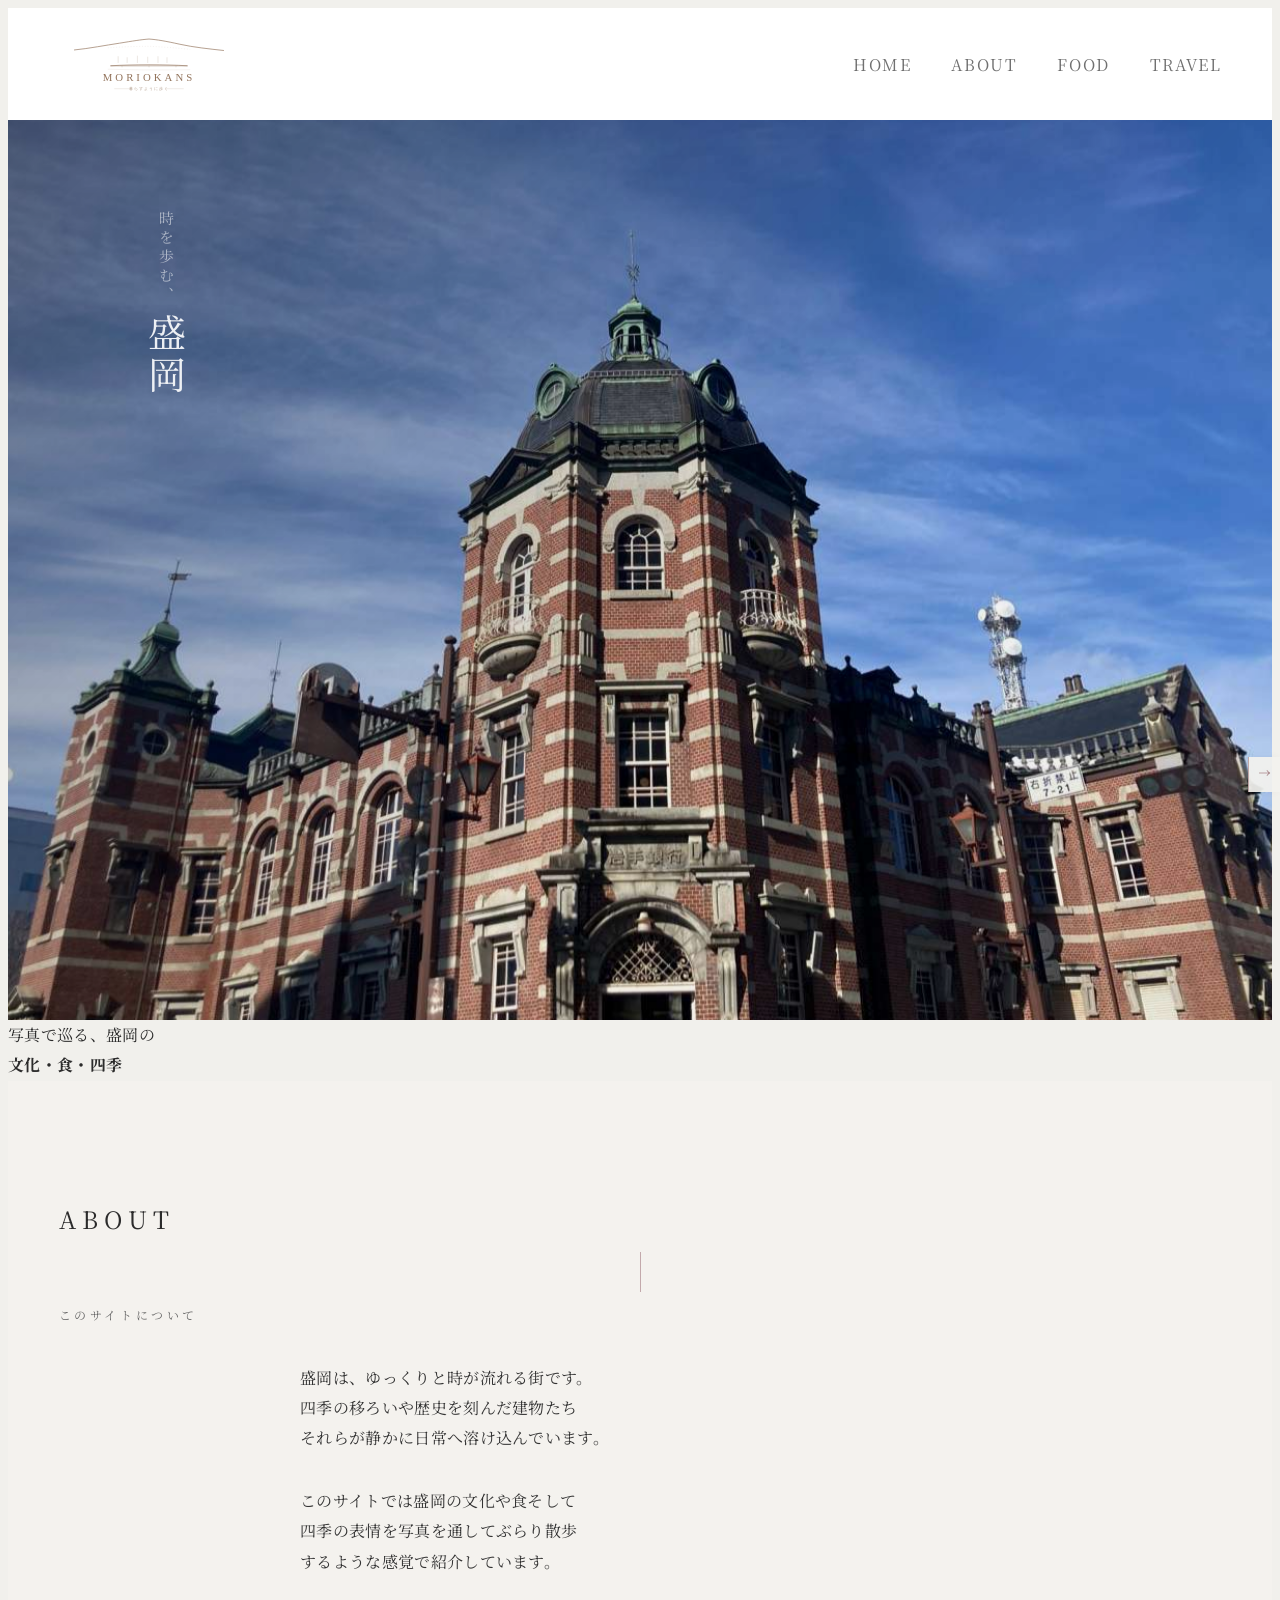
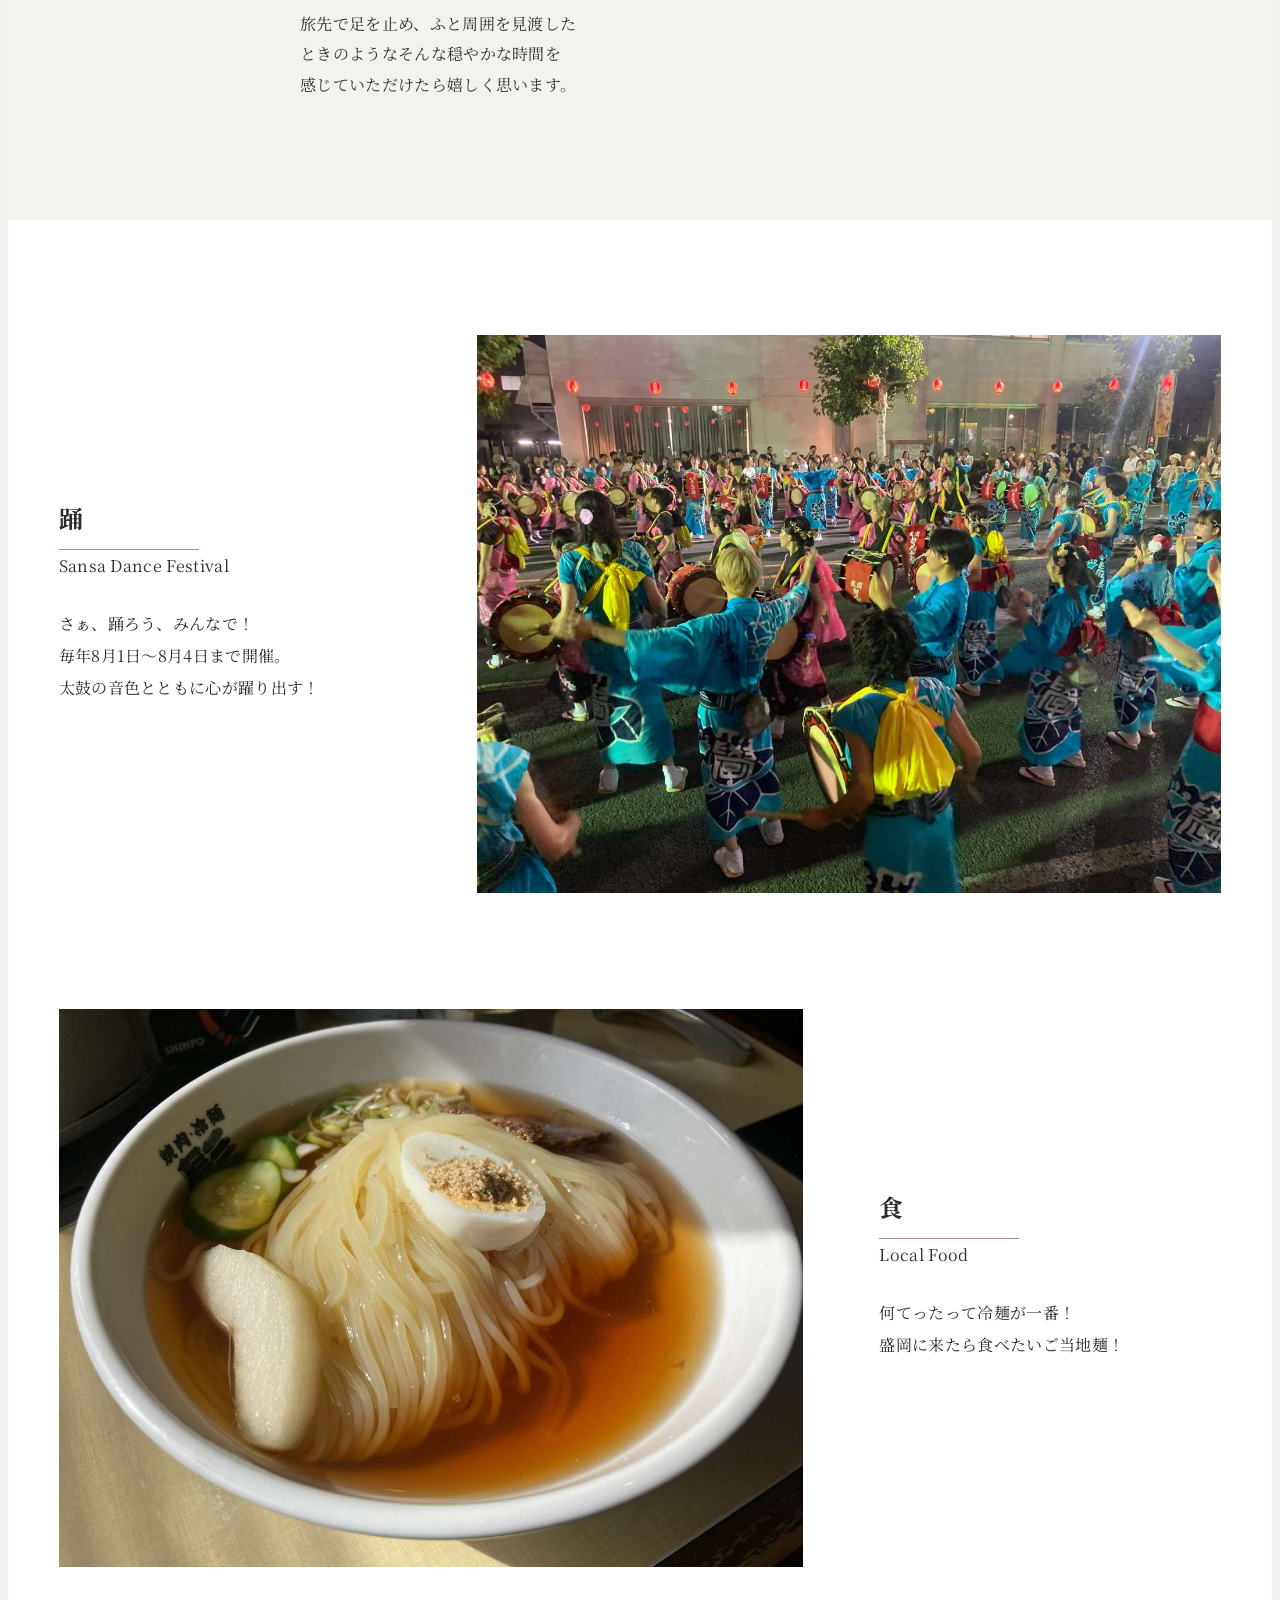
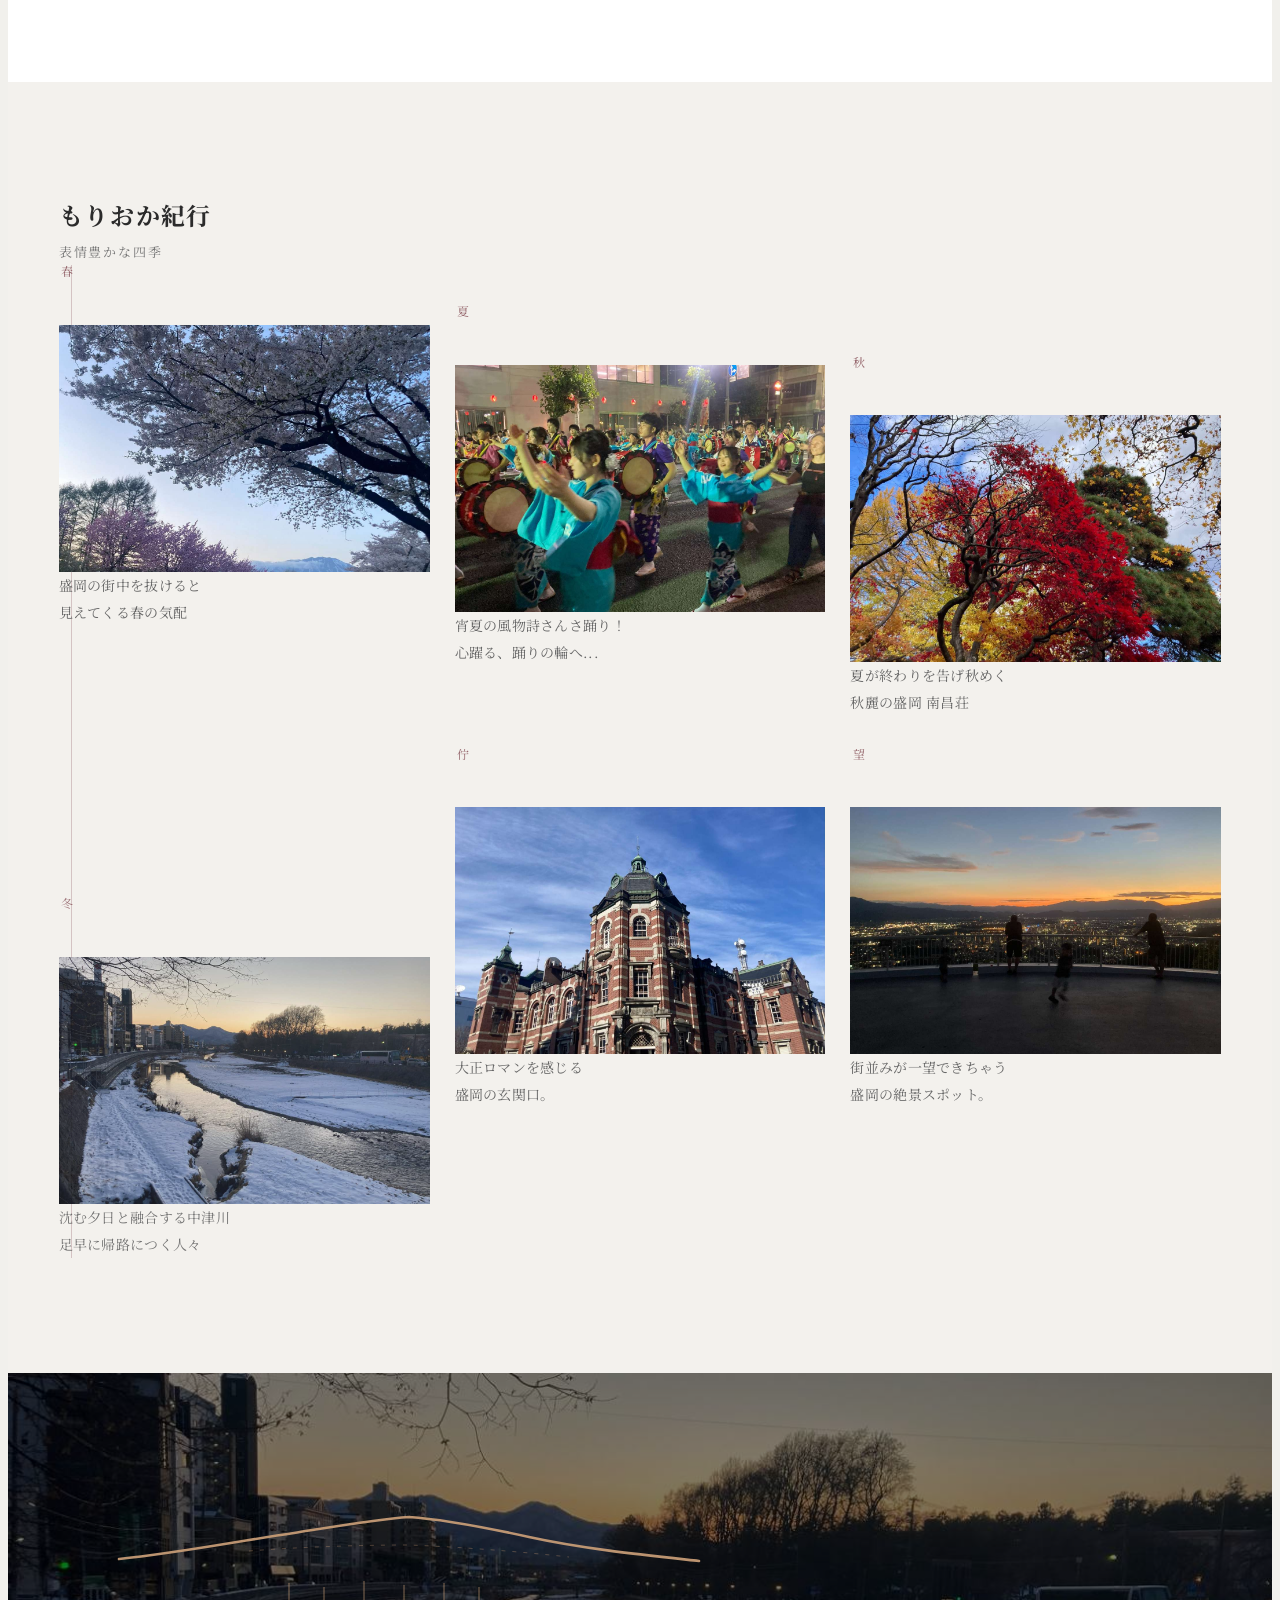
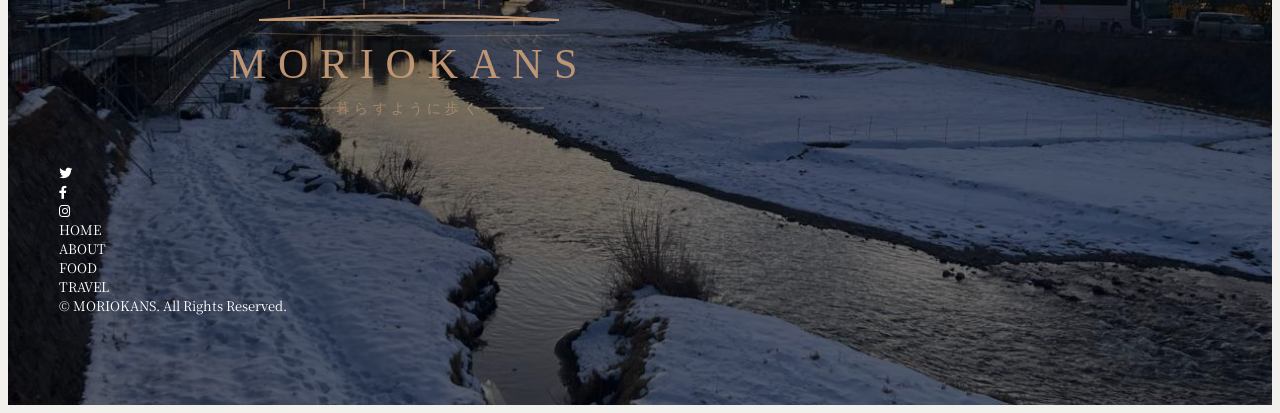
<file: index.html>
<!DOCTYPE html>
<html lang="ja">
<head>
	<meta charset="UTF-8">
	<meta name="viewport" content="width=device-width">
	<meta name="description" content="盛岡の観光・文化・食・四季を写真で紹介するポートフォリオサイト。さんさ踊りや盛岡冷麺など、街を歩くように巡れます。">

	<title>MORIOKANS</title>

	<link rel="preconnect" href="https://fonts.gstatic.com">
	<link href="https://fonts.googleapis.com/css2?family=Montserrat:wght@300;400&display=swap" rel="stylesheet">
	<link href="https://fonts.googleapis.com/css2?family=Noto+Serif+JP:wght@400&display=swap" rel="stylesheet">
	<link href="https://use.fontawesome.com/releases/v5.15.3/css/all.css" integrity="sha384-SZXxX4whJ79/gErwcOYf+zWLeJdY/qpuqC4cAa9rOGUstPomtqpuNWT9wdPEn2fk" crossorigin="anonymous" rel="stylesheet">
	
	<link href="style.css" rel="stylesheet">
</head>
<body>
<div id="top"></div>

<header class="header">
	<div class="header-container w-container">
		<div class="site">
<img src="img/moriokans_logo.svg" alt="Morioka Walk ロゴ">
		</div>

		<button class="navbtn" onClick="document.querySelector('html').classList.toggle('open')">
			<i class="fas fa-bars"></i>
			<i class="fas fa-times"></i>
			<span class="sr-only">MENU</span>
		</button>

		
<nav class="nav">
  <ul>
    <li><a href="index.html">HOME</a></li>
    <li><a href="about.html">ABOUT</a></li>
    <li><a href="food.html">FOOD</a></li>
    <li><a href="travel.html">TRAVEL</a></li>
<li class="nav-logo">
  <a href="index.html">
    <img src="img/moriokans_logo.svg" alt="MORIOKANS ホームへ">
  </a>
</li>
  </ul>
</nav>
	</div>
</header>

<section class="hero">
  <div class="hero-container w-container">

<div class="hero-title">
  <span class="hero-sub">時を歩む、</span>
  <span class="hero-main">盛岡</span>
</div>

  </div>
</section>

<p class="hero-lead">
	写真で巡る、盛岡の<br>
	<strong>文化・食・四季</strong>
</p>

<section class="about" id="about">
  <div class="w-container">
    <h2 class="heading">ABOUT</h2>
    <p class="heading-sub">このサイトについて</p>

    <div class="about-text">
      <p>
        盛岡は、ゆっくりと時が流れる街です。<br>
        四季の移ろいや歴史を刻んだ建物たち<br>
        それらが静かに日常へ溶け込んでいます。<br>
		
      </p>

      <p>
        このサイトでは盛岡の文化や食そして<br>
        四季の表情を写真を通してぶらり散歩<br>
		するような感覚で紹介しています。<br>
      </p>

      <p>
        旅先で足を止め、ふと周囲を見渡した<br>
        ときのようなそんな穏やかな時間を<br>
		感じていただけたら嬉しく思います。<br>

      </p>
    </div>
  </div>
</section>

<div class="imgtext-group">
<section class="imgtext">
  <a href="travel.html" class="imgtext-link">
    <div class="imgtext-container w-container">
      <div class="text">
        <h2 class="heading-decoration">踊</h2>
        <p>Sansa Dance Festival</p>
        <p>
          さぁ、踊ろう、みんなで！<br>
          毎年8月1日～8月4日まで開催。<br>
          太鼓の音色とともに心が躍り出す！
        </p>
      </div>
      <figure class="img">
        <img src="img/PHOTO10.jpg" alt="盛岡さんさ踊りの様子" loading="lazy">
      </figure>
    </div>
    </a>
</section>

<section class="imgtext">
  <a href="food.html" class="imgtext-link">
    <div class="imgtext-container reverse w-container">
      <div class="text">
        <h2 class="heading-decoration">食</h2>
        <p>Local Food</p>
        <p>
          何てったって冷麺が一番！<br>
          盛岡に来たら食べたいご当地麺！
        </p>
      </div>
      <figure class="img">
        <img src="img/PHOTO13.jpg" alt="盛岡冷麺">
      </figure>
    </div>
  </a>
</section>
</div>
<section class="posts">
  <div class="w-container">
    <h2 class="heading">
      <a href="travel.html">もりおか<span class="jp-tight">紀行</span></a>
    </h2>      <p class="heading-sub">表情豊かな四季</p>

      <div class="posts-container">

        <article class="post">
          <div class="season-label">春</div>
          <figure>
            <img src="img/PHOTO04.jpg" alt="小岩井の春" width="1000" height="750">
          </figure>
          <p>
            盛岡の街中を抜けると<br>
            見えてくる春の気配
          </p>
        </article>

        <article class="post">
          <div class="season-label">夏</div>
          <figure>
            <img src="img/PHOTO09.jpg" alt="盛岡さんさ踊りの様子" width="1000" height="750">
          </figure>
          <p>
            宵夏の風物詩さんさ踊り！<br>
            心躍る、踊りの輪へ...
          </p>
        </article>

        <article class="post">
          <div class="season-label">秋</div>
          <figure>
            <img src="img/PHOTO15.jpg" alt="秋の南昌荘" width="1000" height="1000">
          </figure>
          <p>
            夏が終わりを告げ秋めく<br>
            秋麗の盛岡 南昌荘
          </p>
        </article>

        <article class="post">
          <div class="season-label">冬</div>
          <figure>
            <img src="img/PHOTO03.jpg" alt="冬の中津川" width="1000" height="750">
          </figure>
          <p>
            沈む夕日と融合する中津川<br>
            足早に帰路につく人々
          </p>
        </article>

        <article class="post">
          <div class="season-label">佇</div>
          <figure>
            <img src="img/PHOTO01.jpg" alt="岩手銀行赤レンガ館">
          </figure>
          <p>
            大正ロマンを感じる<br>
            盛岡の玄関口。
          </p>
        </article>

        <article class="post">
          <div class="season-label">望</div>
          <figure>
            <img src="img/PHOTO06.jpg" alt="岩山展望台">
          </figure>
          <p>
            街並みが一望できちゃう<br>
            盛岡の絶景スポット。
          </p>
        </article>

      </div>
    </div>
</section>

<footer class="footer">
	<div class="footer-container w-container">
<div class="footer-site">
<img src="img/moriokans_logo.svg" alt="Morioka Walk ロゴ">
</div>

		<ul class="footer-sns">
			<li>
				<a href="#">
					<i class="fab fa-twitter"></i>
					<span class="sr-only">Twitter</span>
				</a>
			</li>
			<li>
				<a href="#">
					<i class="fab fa-facebook-f"></i>
					<span class="sr-only">Facebook</span>
				</a>
			</li>
			<li>
				<a href="#">
					<i class="fab fa-instagram"></i>
					<span class="sr-only">Instagram</span>
				</a>
			</li>
		</ul>

		<ul class="footer-menu">
				<li><a href="index.html">HOME</a></li>
				<li><a href="about.html">ABOUT</a></li>
				<li><a href="food.html">FOOD</a></li>
				<li><a href="travel.html">TRAVEL</a></li>

		</ul>
<div class="footer-copy">
  © MORIOKANS. All Rights Reserved.
</div>
	</div>
</footer>

<script>
const hero = document.querySelector('.hero');
const heroTitle = document.querySelector('.hero-title');
const heroLead = document.querySelector('.hero-lead');

if (hero && heroTitle && heroLead) {
  window.addEventListener('scroll', () => {
    const scrollY = window.scrollY;
    const fadePoint = hero.offsetHeight * 0.3;

    heroTitle.classList.toggle('is-fade', scrollY > fadePoint);
    hero.classList.toggle('is-scrolled', scrollY > fadePoint);
    heroLead.classList.toggle('is-fade', scrollY > fadePoint);
  });
}
</script>
<a href="#top" class="pagetop">↑</a>

</body>
</html>
</file>
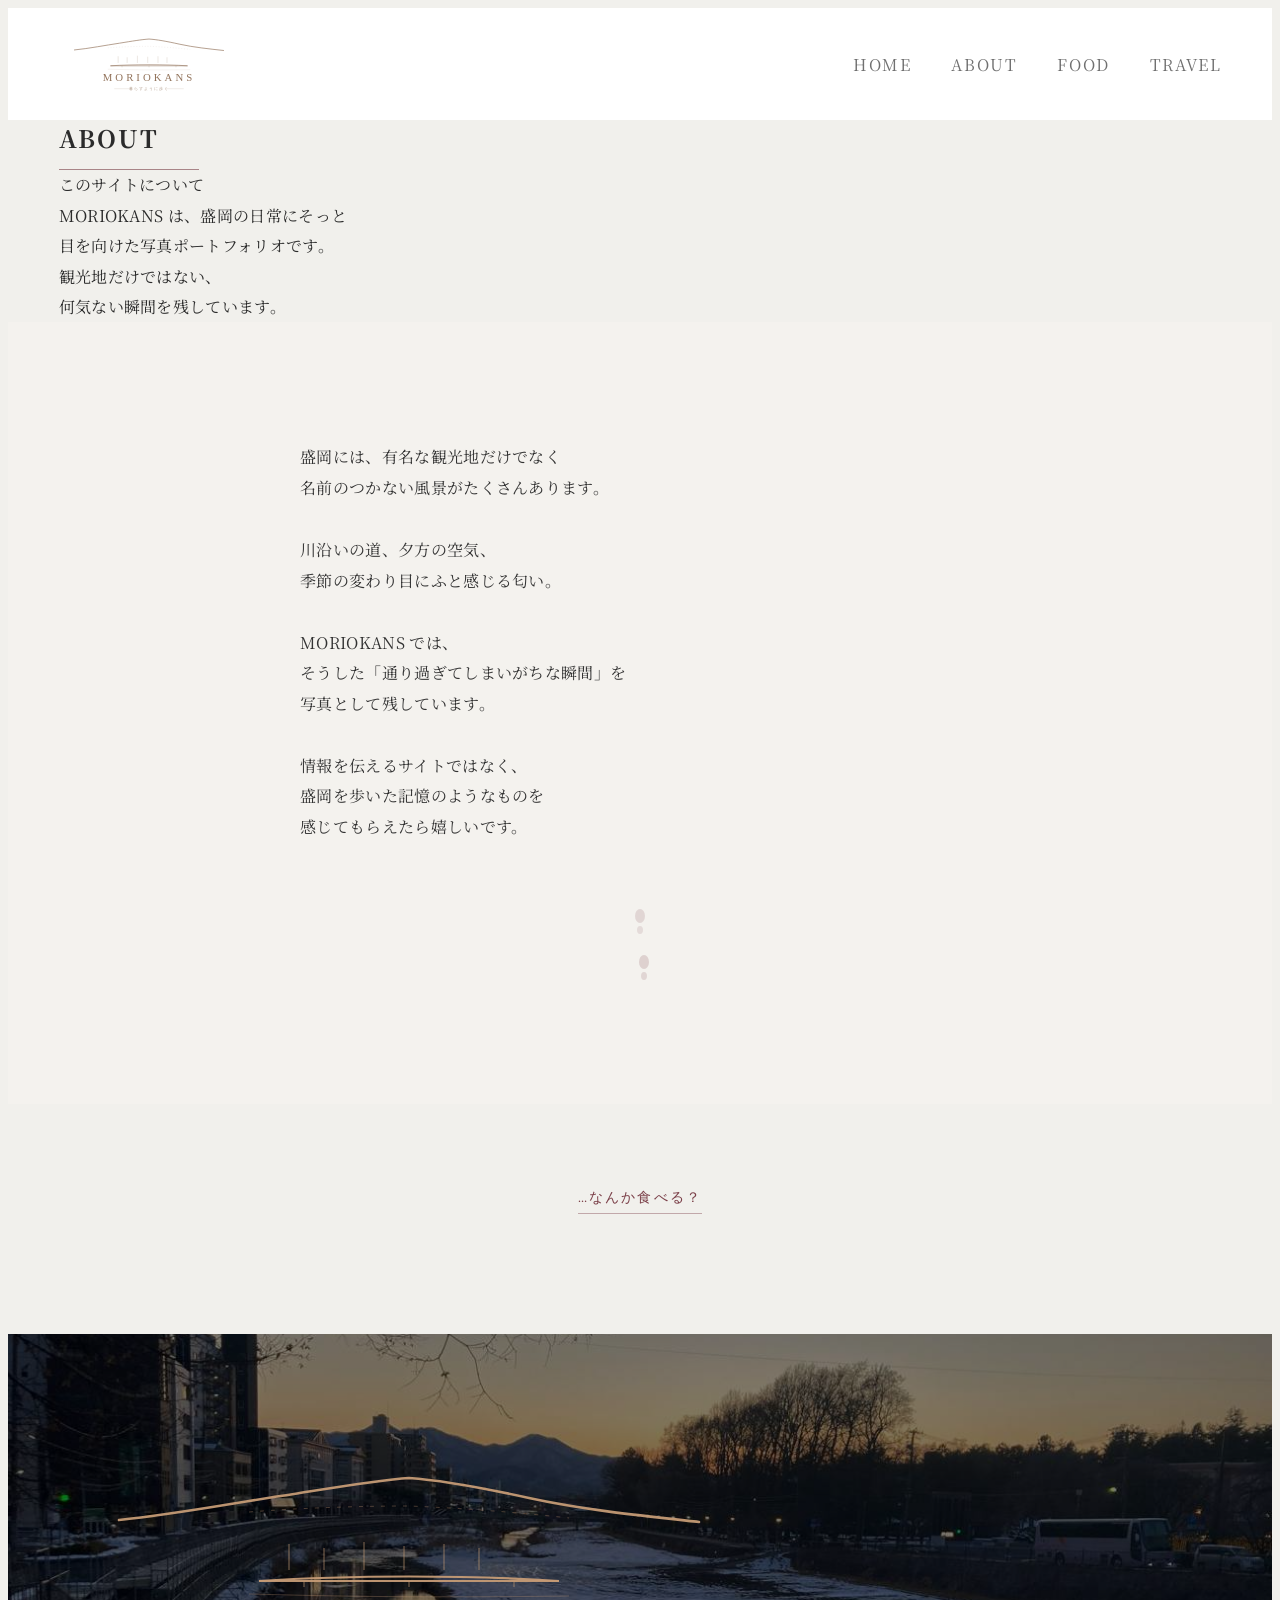
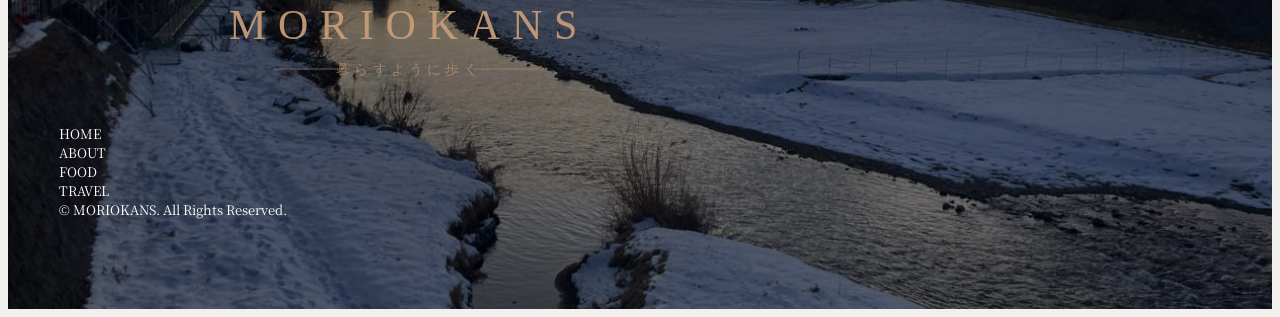
<file: about.html>
<!DOCTYPE html>
<html lang="ja">
<head>
  <meta charset="UTF-8">
  <meta name="viewport" content="width=device-width">
  <meta name="description" content="盛岡の街を歩くように巡るポートフォリオサイト「Morioka Walk」について。">

  <title>ABOUT | MORIOKANS</title>

  <link rel="preconnect" href="https://fonts.gstatic.com">
  <link href="https://fonts.googleapis.com/css2?family=Montserrat:wght@300;400&display=swap" rel="stylesheet">
  <link href="https://fonts.googleapis.com/css2?family=Noto+Serif+JP:wght@400&display=swap" rel="stylesheet">
  <link href="https://use.fontawesome.com/releases/v5.15.3/css/all.css" rel="stylesheet">
  <link href="style.css" rel="stylesheet">
</head>

<body>
<div id="top"></div>

<header class="header">
  <div class="header-container w-container">
    <div class="site">
<img src="img/moriokans_logo.svg" alt="Morioka Walk ロゴ">
    </div>

    <button class="navbtn" onClick="document.querySelector('html').classList.toggle('open')">
      <i class="fas fa-bars"></i>
      <i class="fas fa-times"></i>
      <span class="sr-only">MENU</span>
    </button>

    <nav class="nav">
      <ul>
				<li><a href="index.html">HOME</a></li>
				<li><a href="about.html">ABOUT</a></li>
				<li><a href="food.html">FOOD</a></li>
				<li><a href="travel.html">TRAVEL</a></li>
            <!-- ロゴを「項目」として入れる -->
        <li class="nav-logo">
          <img src="img/moriokans_logo.svg" alt="MORIOKANS">
        </li>

      </ul>
    </nav>
  </div>
</header>

<article class="entry">
  <div class="w-container">
    <h1 class="heading-decoration">ABOUT</h1>
    <p>このサイトについて</p>

<p class="entry-lead">
  MORIOKANS は、盛岡の日常にそっと<br>
  目を向けた写真ポートフォリオです。<br>
  観光地だけではない、<br>
  何気ない瞬間を残しています。
</p>
  </div>

  
</article>

<section class="about">
  <div class="w-container">
    <div class="about-text">
      <p>
        盛岡には、有名な観光地だけでなく<br>
        名前のつかない風景がたくさんあります。<br>
      </p>

      <p>
        川沿いの道、夕方の空気、<br>
        季節の変わり目にふと感じる匂い。<br>
      </p>

      <p>
        MORIOKANS では、<br>
        そうした「通り過ぎてしまいがちな瞬間」を<br>
        写真として残しています。
      </p>

      <p>
        情報を伝えるサイトではなく、<br>
        盛岡を歩いた記憶のようなものを<br>
        感じてもらえたら嬉しいです。
      </p>
    </div>

    <div class="about-step">
      <svg width="20" height="32" viewBox="0 0 20 32">
        <ellipse cx="10" cy="10" rx="5" ry="7"
          fill="rgba(122,62,71,0.22)"/>
        <ellipse cx="10" cy="24" rx="3" ry="4"
          fill="rgba(122,62,71,0.18)"/>
      </svg>
      <svg width="20" height="32" viewBox="0 0 20 32">
        <ellipse cx="10" cy="10" rx="5" ry="7"
          fill="rgba(122,62,71,0.22)"/>
        <ellipse cx="10" cy="24" rx="3" ry="4"
          fill="rgba(122,62,71,0.18)"/>
      </svg>

    </div>

  </div>
</section>
<div class="about-next">
<a href="food.html">…なんか食べる？</a>
</div>


<footer class="footer">
  <div class="footer-container w-container">
    <div class="footer-site">
<img src="img/moriokans_logo.svg" alt="Morioka Walk ロゴ">
    </div>

    <ul class="footer-menu">
				<li><a href="index.html">HOME</a></li>
				<li><a href="about.html">ABOUT</a></li>
				<li><a href="food.html">FOOD</a></li>
				<li><a href="travel.html">TRAVEL</a></li>
    </ul>

    <div class="footer-copy">
      © MORIOKANS. All Rights Reserved.
    </div>
  </div>
</footer>

</body>
</html>
</file>
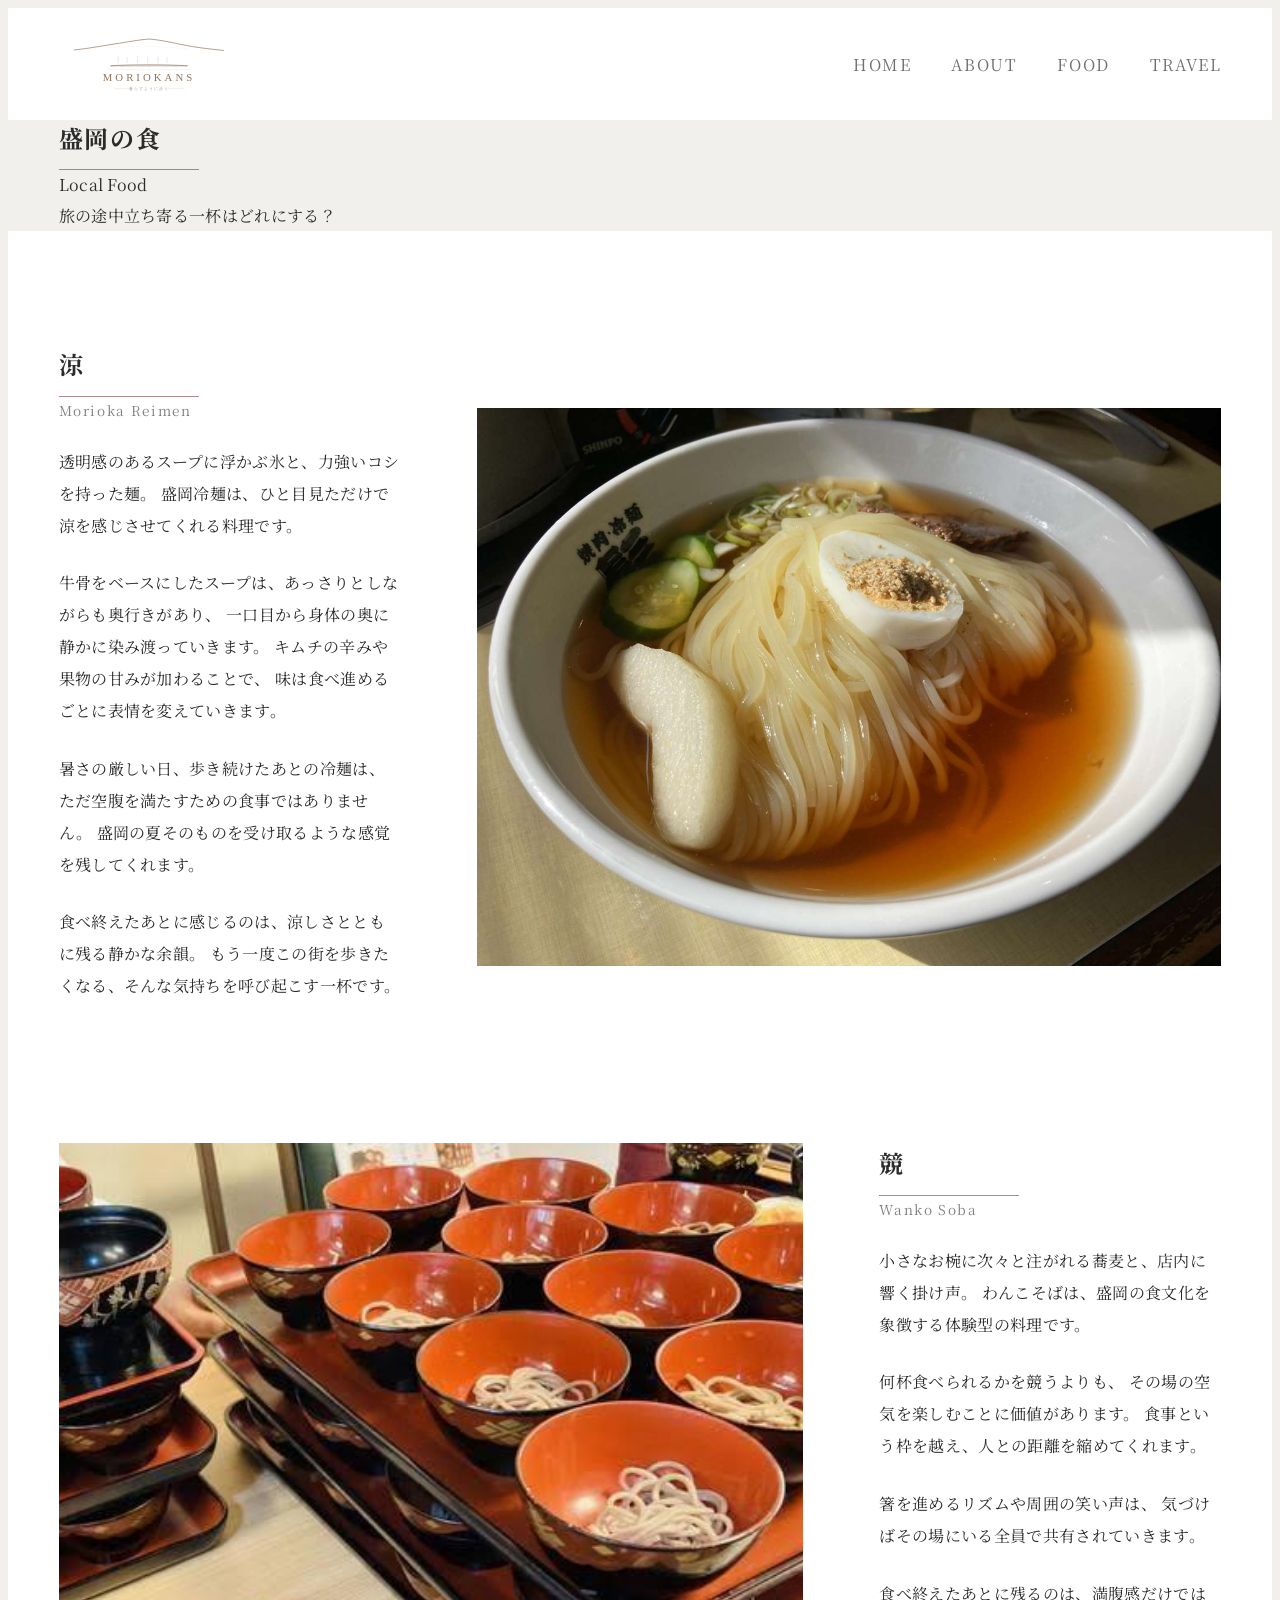
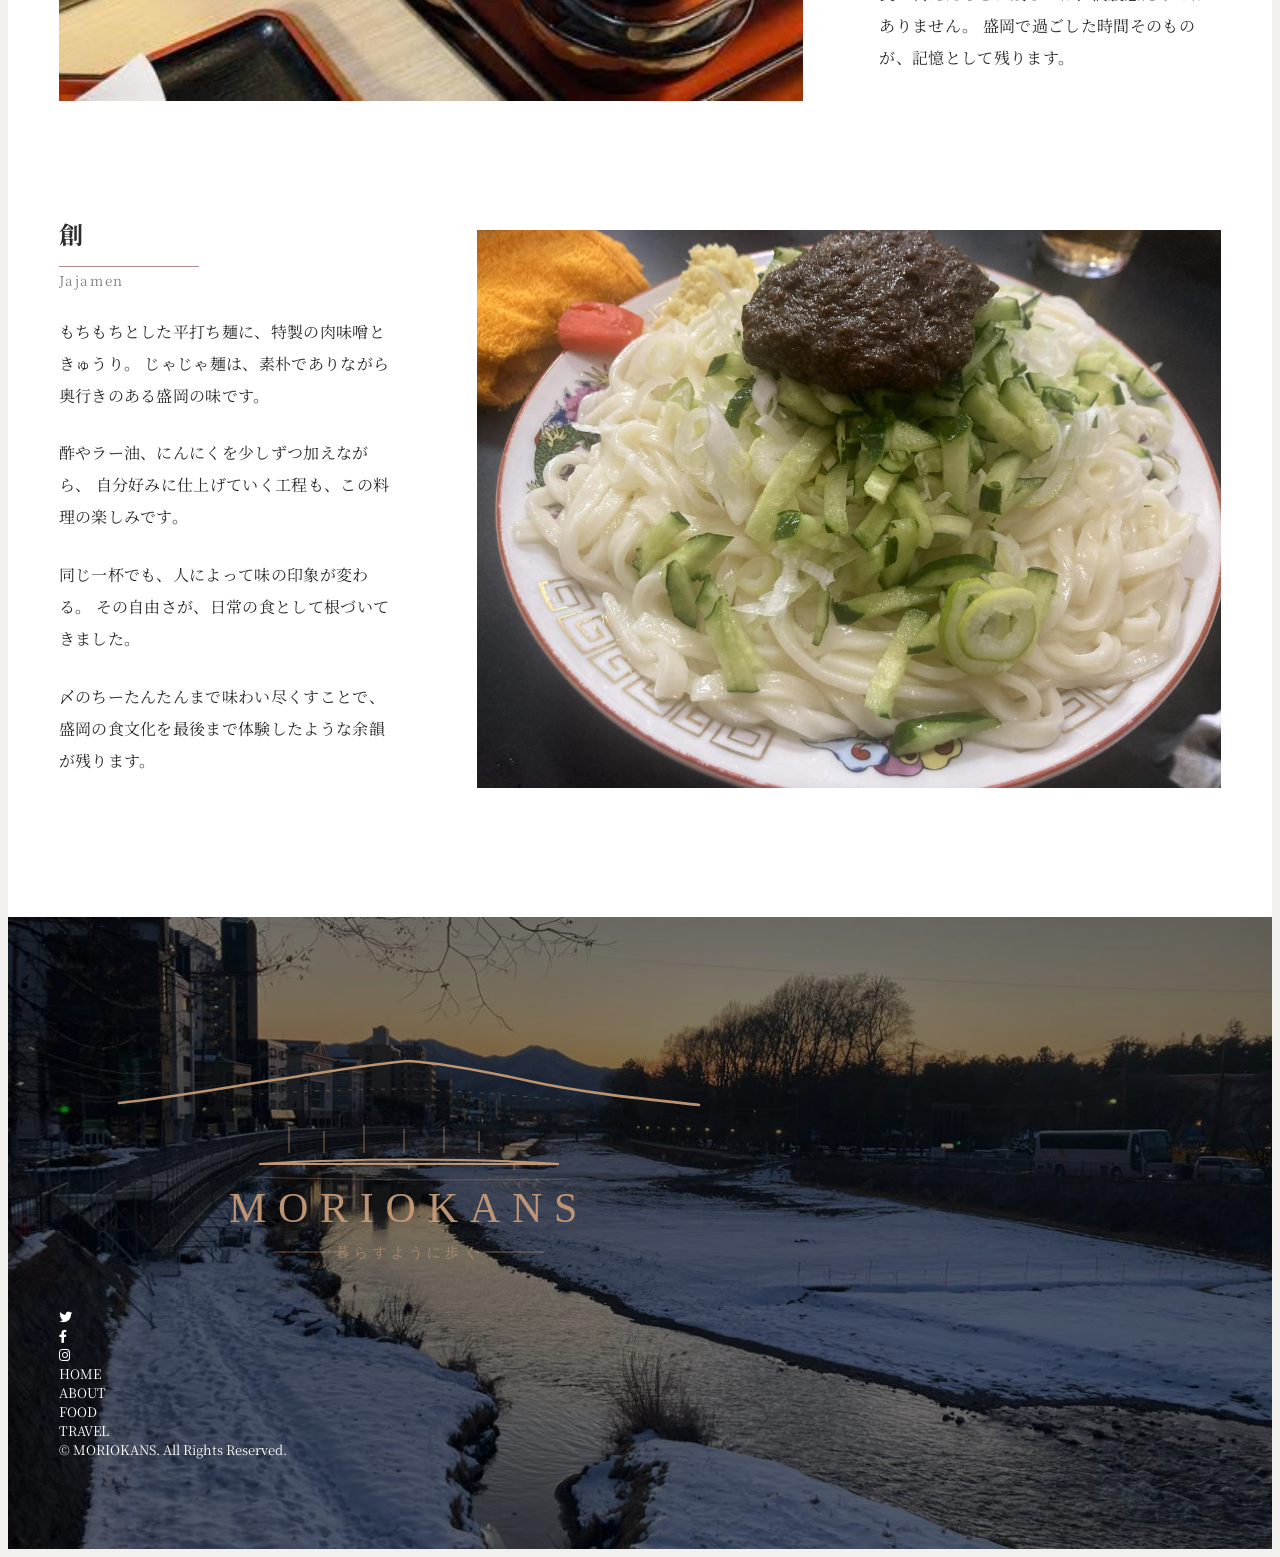
<file: food.html>
<!DOCTYPE html>
<html lang="ja">
<head>
	<meta charset="UTF-8">
	<meta name="viewport" content="width=device-width">
	<meta name="description" content="盛岡の観光・文化・食・四季を写真で紹介するポートフォリオサイト。さんさ踊りや盛岡冷麺など、街を歩くように巡れます。">

<title>盛岡の食 | MORIOKANS</title>

	<link rel="preconnect" href="https://fonts.gstatic.com">
	<link href="https://fonts.googleapis.com/css2?family=Montserrat:wght@300;400&display=swap" rel="stylesheet">
	<link href="https://fonts.googleapis.com/css2?family=Noto+Serif+JP:wght@400&display=swap" rel="stylesheet">
	<link href="https://use.fontawesome.com/releases/v5.15.3/css/all.css" integrity="sha384-SZXxX4whJ79/gErwcOYf+zWLeJdY/qpuqC4cAa9rOGUstPomtqpuNWT9wdPEn2fk" crossorigin="anonymous" rel="stylesheet">
	
	<link href="style.css" rel="stylesheet">
</head>
<body>
<div id="top"></div>

<header class="header">
	<div class="header-container w-container">
		<div class="site">
<img src="img/moriokans_logo.svg" alt="Morioka Walk ロゴ">
		</div>

		<button class="navbtn" onClick="document.querySelector('html').classList.toggle('open')">
			<i class="fas fa-bars"></i>
			<i class="fas fa-times"></i>
			<span class="sr-only">MENU</span>
		</button>

		<nav class="nav">
			<ul>
				<li><a href="index.html">HOME</a></li>
				<li><a href="about.html">ABOUT</a></li>
				<li><a href="food.html">FOOD</a></li>
				<li><a href="travel.html">TRAVEL</a></li>
				    <!-- ロゴを「項目」として入れる -->
				<li class="nav-logo">
				<img src="img/moriokans_logo.svg" alt="MORIOKANS">
				</li>

			</ul>
		</nav>
	</div>
</header>

<article class="entry">
  <div class="w-container">
    <h1 class="heading-decoration">盛岡の食</h1>
    <p>Local Food</p>

    <p class="entry-lead">
旅の途中立ち寄る一杯はどれにする？<br>
    </p>
  </div>
</article>

<section class="imgtext">
  <div class="imgtext-container w-container">
    <div class="text">
      <h2 class="heading-decoration">涼</h2>
      <p class="food-en">Morioka Reimen</p>

      <p>
        透明感のあるスープに浮かぶ氷と、力強いコシを持った麺。
        盛岡冷麺は、ひと目見ただけで涼を感じさせてくれる料理です。
      </p>

      <p>
        牛骨をベースにしたスープは、あっさりとしながらも奥行きがあり、
        一口目から身体の奥に静かに染み渡っていきます。
        キムチの辛みや果物の甘みが加わることで、
        味は食べ進めるごとに表情を変えていきます。
      </p>

      <p>
        暑さの厳しい日、歩き続けたあとの冷麺は、
        ただ空腹を満たすための食事ではありません。
        盛岡の夏そのものを受け取るような感覚を残してくれます。
      </p>

      <p>
        食べ終えたあとに感じるのは、涼しさとともに残る静かな余韻。
        もう一度この街を歩きたくなる、そんな気持ちを呼び起こす一杯です。
      </p>
    </div>

    <figure class="img">
      <img src="img/PHOTO13.jpg" alt="盛岡冷麺" loading="lazy">
    </figure>
  </div>
</section>

<section class="imgtext">
  <div class="imgtext-container reverse w-container">
    <div class="text">
      <h2 class="heading-decoration">競</h2>
      <p class="food-en">Wanko Soba</p>

      <p>
        小さなお椀に次々と注がれる蕎麦と、店内に響く掛け声。
        わんこそばは、盛岡の食文化を象徴する体験型の料理です。
      </p>

      <p>
        何杯食べられるかを競うよりも、
        その場の空気を楽しむことに価値があります。
        食事という枠を越え、人との距離を縮めてくれます。
      </p>

      <p>
        箸を進めるリズムや周囲の笑い声は、
        気づけばその場にいる全員で共有されていきます。
      </p>

      <p>
        食べ終えたあとに残るのは、満腹感だけではありません。
        盛岡で過ごした時間そのものが、記憶として残ります。
      </p>
    </div>

    <figure class="img">
      <img src="img/PHOTO22.jpg" alt="わんこそば" loading="lazy">
    </figure>
  </div>
</section>

<section class="imgtext">
  <div class="imgtext-container w-container">
    <div class="text">
      <h2 class="heading-decoration">創</h2>
      <p class="food-en">Jajamen</p>

      <p>
        もちもちとした平打ち麺に、特製の肉味噌ときゅうり。
        じゃじゃ麺は、素朴でありながら奥行きのある盛岡の味です。
      </p>

      <p>
        酢やラー油、にんにくを少しずつ加えながら、
        自分好みに仕上げていく工程も、この料理の楽しみです。
      </p>

      <p>
        同じ一杯でも、人によって味の印象が変わる。
        その自由さが、日常の食として根づいてきました。
      </p>

      <p>
        〆のちーたんたんまで味わい尽くすことで、
        盛岡の食文化を最後まで体験したような余韻が残ります。
      </p>
    </div>

    <figure class="img">
      <img src="img/PHOTO21.jpg" alt="盛岡じゃじゃ麺" loading="lazy">
    </figure>
  </div>
</section>


<footer class="footer">
	<div class="footer-container w-container">
<div class="footer-site">
<img src="img/moriokans_logo.svg" alt="Morioka Walk ロゴ">
</div>

		<ul class="footer-sns">
			<li>
				<a href="#">
					<i class="fab fa-twitter"></i>
					<span class="sr-only">Twitter</span>
				</a>
			</li>
			<li>
				<a href="#">
					<i class="fab fa-facebook-f"></i>
					<span class="sr-only">Facebook</span>
				</a>
			</li>
			<li>
				<a href="#">
					<i class="fab fa-instagram"></i>
					<span class="sr-only">Instagram</span>
				</a>
			</li>
		</ul>

		<ul class="footer-menu">
				<li><a href="index.html">HOME</a></li>
				<li><a href="about.html">ABOUT</a></li>
				<li><a href="food.html">FOOD</a></li>
				<li><a href="travel.html">TRAVEL</a></li>
		</ul>

<div class="footer-copy">
  © MORIOKANS. All Rights Reserved.
</div>
	</div>
</footer>

</body>
</html>
</file>
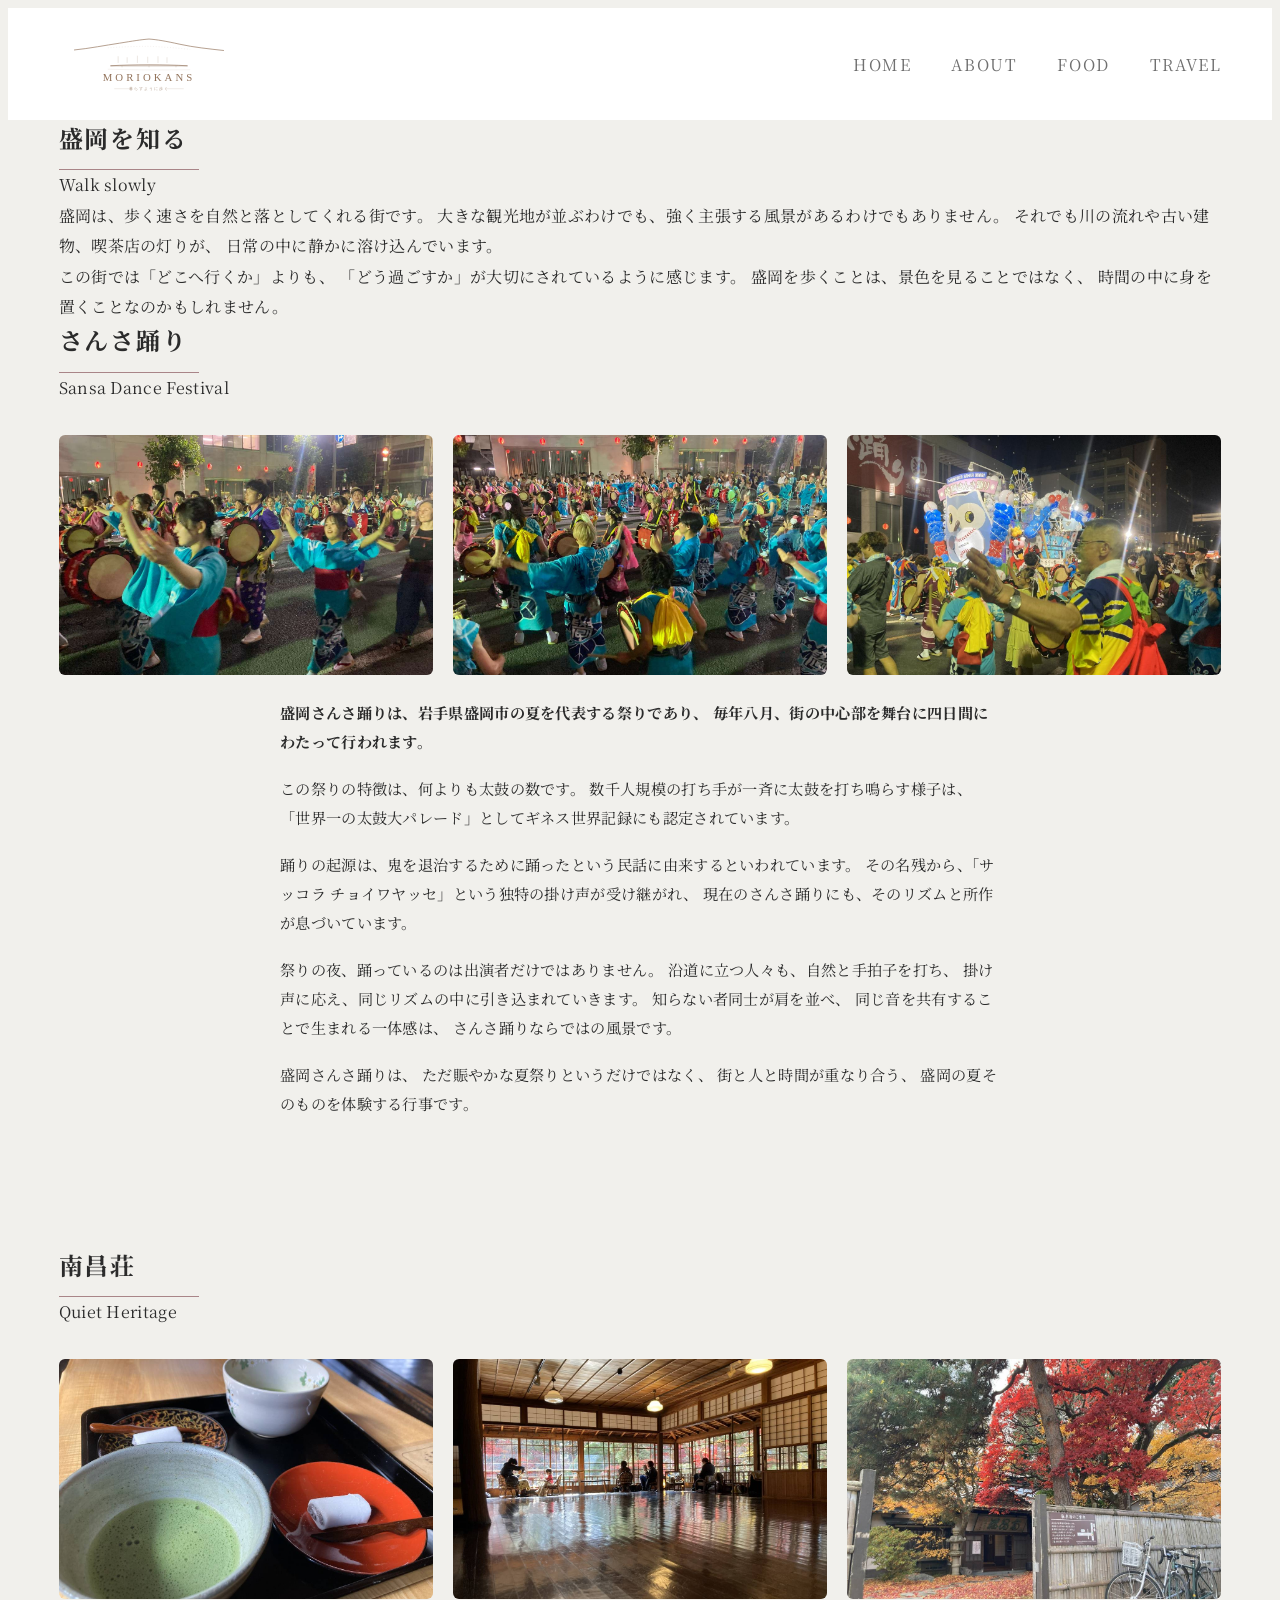
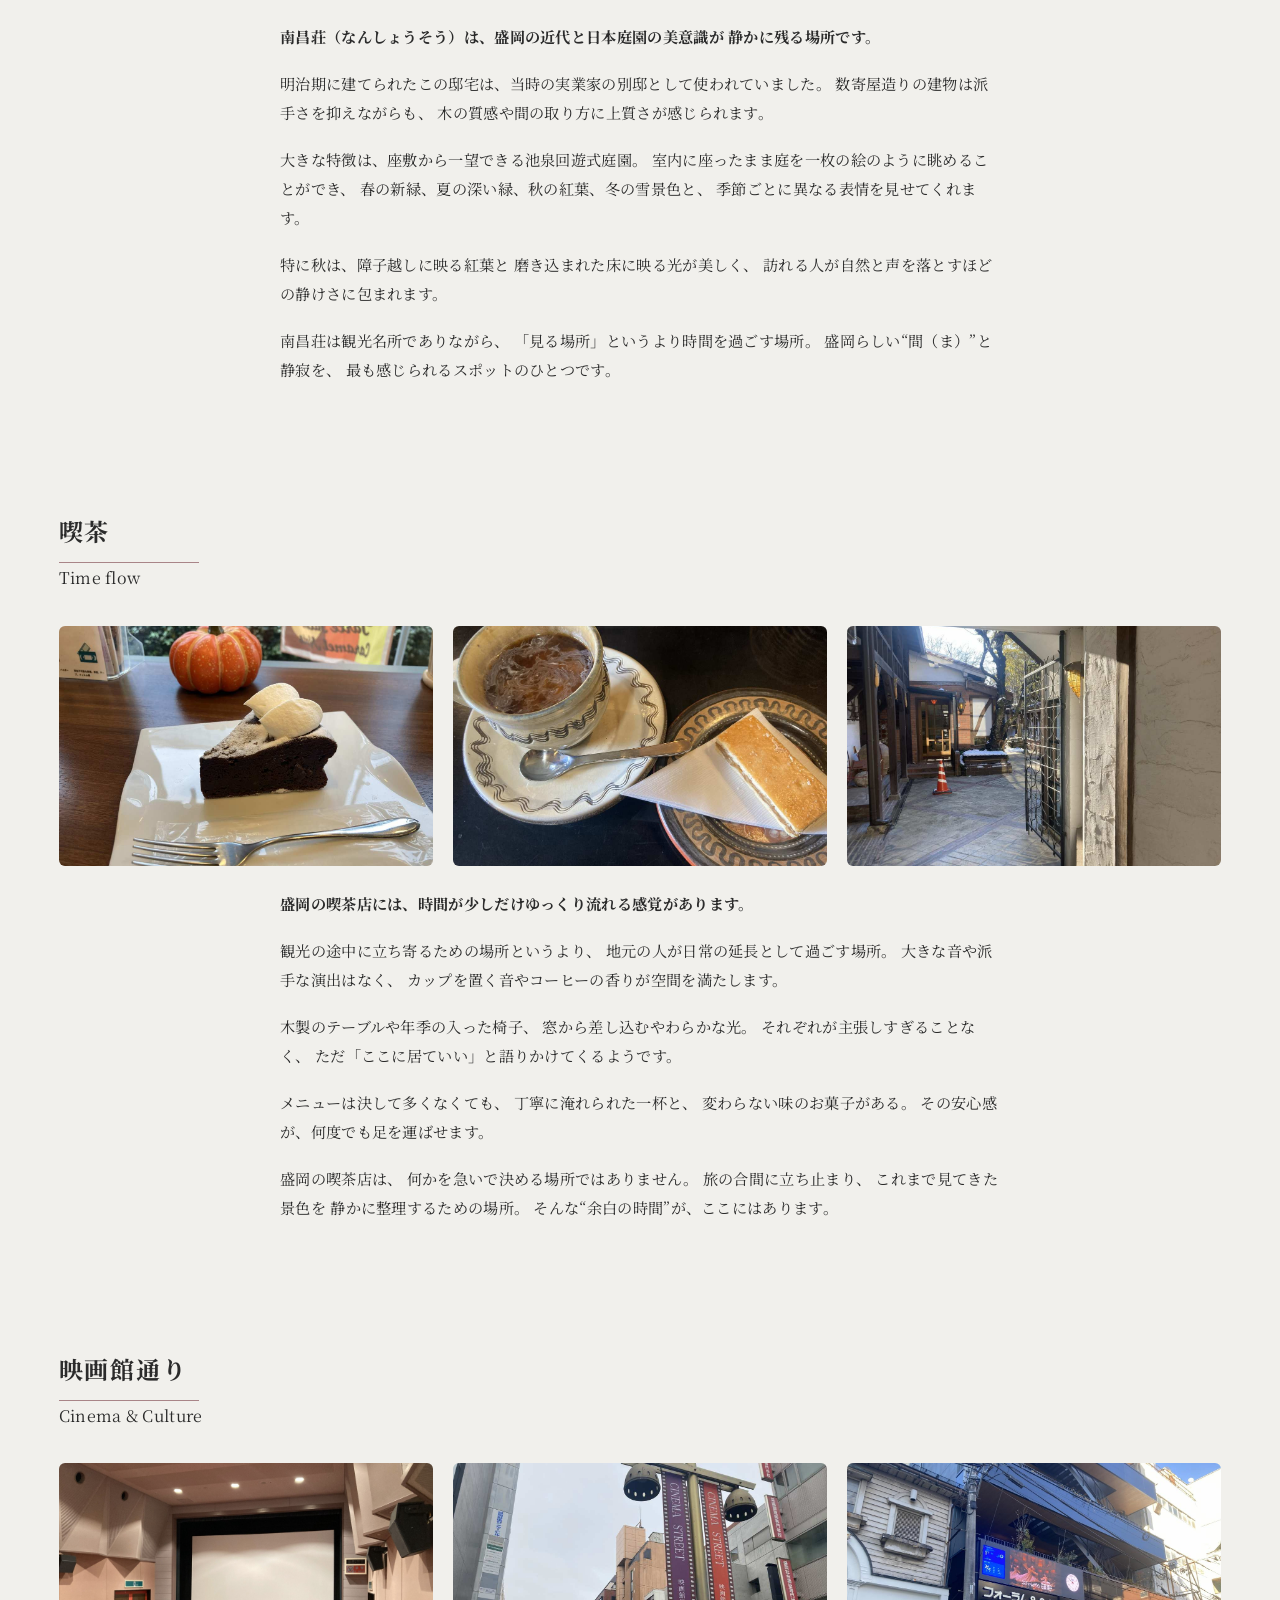
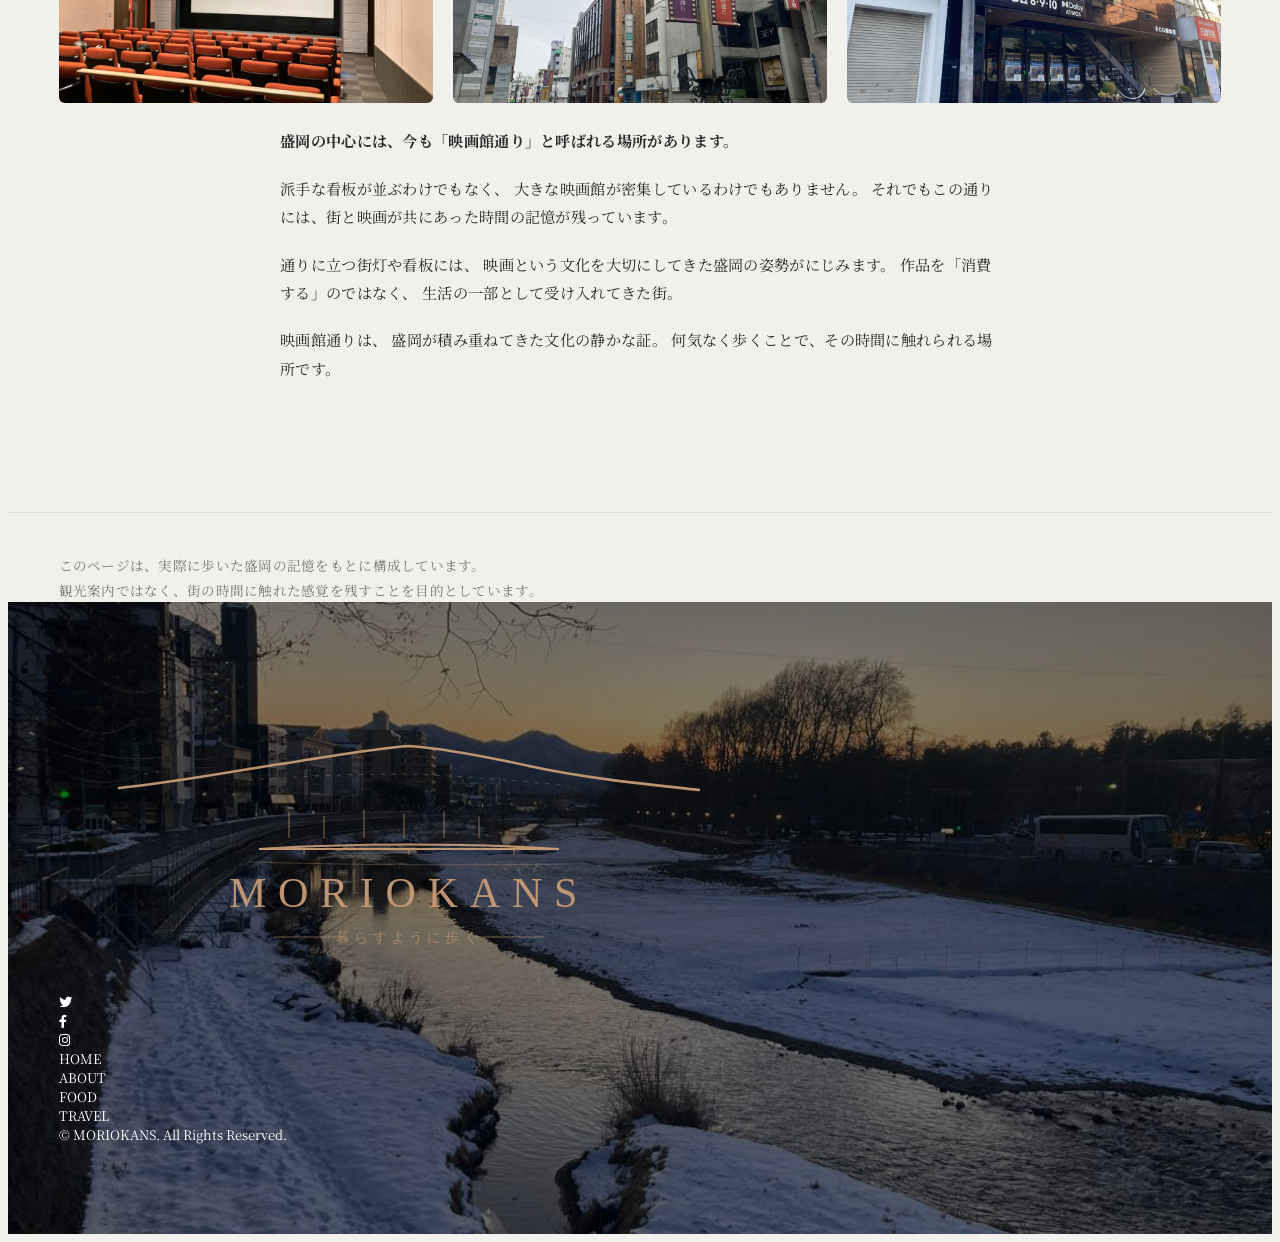
<file: travel.html>
<!DOCTYPE html>
<html lang="ja">
<head>
	<meta charset="UTF-8">
	<meta name="viewport" content="width=device-width">
	<meta name="description" content="盛岡の観光・文化・食・四季を写真で紹介するポートフォリオサイト。さんさ踊りや盛岡冷麺など、街を歩くように巡れます。">

<title>盛岡を歩く | MORIOKANS</title>

	<link rel="preconnect" href="https://fonts.gstatic.com">
	<link href="https://fonts.googleapis.com/css2?family=Montserrat:wght@300;400&display=swap" rel="stylesheet">
	<link href="https://fonts.googleapis.com/css2?family=Noto+Serif+JP:wght@400&display=swap" rel="stylesheet">
	<link href="https://use.fontawesome.com/releases/v5.15.3/css/all.css" integrity="sha384-SZXxX4whJ79/gErwcOYf+zWLeJdY/qpuqC4cAa9rOGUstPomtqpuNWT9wdPEn2fk" crossorigin="anonymous" rel="stylesheet">
	
	<link href="style.css" rel="stylesheet">
</head>
<body>
<div id="top"></div>

<header class="header">
	<div class="header-container w-container">
		<div class="site">
<img src="img/moriokans_logo.svg" alt="Morioka Walk ロゴ">
		</div>

		<button class="navbtn" onClick="document.querySelector('html').classList.toggle('open')">
			<i class="fas fa-bars"></i>
			<i class="fas fa-times"></i>
			<span class="sr-only">MENU</span>
		</button>

		<nav class="nav">
			<ul>
				<li><a href="index.html">HOME</a></li>
				<li><a href="about.html">ABOUT</a></li>
				<li><a href="food.html">FOOD</a></li>
				<li><a href="travel.html">TRAVEL</a></li>
    <!-- ロゴを「項目」として入れる -->
        <li class="nav-logo">
          <img src="img/moriokans_logo.svg" alt="MORIOKANS">
        </li>
			</ul>
		</nav>
	</div>
</header>



<article class="entry">
  <div class="w-container">
<h1 class="heading-decoration">盛岡を知る</h1>
<p class="entry-sub">Walk slowly</p>

<p class="entry-lead">
盛岡は、歩く速さを自然と落としてくれる街です。
大きな観光地が並ぶわけでも、強く主張する風景があるわけでもありません。
それでも川の流れや古い建物、喫茶店の灯りが、
日常の中に静かに溶け込んでいます。
</p>

<p class="entry-lead">
この街では「どこへ行くか」よりも、
「どう過ごすか」が大切にされているように感じます。
盛岡を歩くことは、景色を見ることではなく、
時間の中に身を置くことなのかもしれません。
</p>
  </div>
</article>

<section class="photo-section">
  <div class="w-container">
    <h2 class="heading-decoration">さんさ踊り</h2>
<p>Sansa Dance Festival</p>

    <div class="photo-grid">
      <img src="img/PHOTO09.jpg" alt="盛岡さんさ踊りの踊り手たち">
      <img src="img/PHOTO10.jpg" alt="盛岡さんさ踊りの太鼓パレード">
      <img src="img/PHOTO33.jpg" alt="盛岡さんさ踊りの太鼓パレード">
    </div>

<div class="grid-text">
  <p>
    <strong>
盛岡さんさ踊りは、岩手県盛岡市の夏を代表する祭りであり、
毎年八月、街の中心部を舞台に四日間にわたって行われます。
    </strong>
  </p>

  <p>
この祭りの特徴は、何よりも太鼓の数です。
数千人規模の打ち手が一斉に太鼓を打ち鳴らす様子は、
「世界一の太鼓大パレード」としてギネス世界記録にも認定されています。  </p>

  <p>
踊りの起源は、鬼を退治するために踊ったという民話に由来するといわれています。
その名残から、「サッコラ チョイワヤッセ」という独特の掛け声が受け継がれ、
現在のさんさ踊りにも、そのリズムと所作が息づいています。  </p>

  <p>
祭りの夜、踊っているのは出演者だけではありません。
沿道に立つ人々も、自然と手拍子を打ち、
掛け声に応え、同じリズムの中に引き込まれていきます。
知らない者同士が肩を並べ、
同じ音を共有することで生まれる一体感は、
さんさ踊りならではの風景です。  </p>

  <p>
盛岡さんさ踊りは、
ただ賑やかな夏祭りというだけではなく、
街と人と時間が重なり合う、
盛岡の夏そのものを体験する行事です。  </p>
</div>
</section>


<section class="photo-section">
  <div class="w-container">
    <h2 class="heading-decoration">南昌荘</h2>
<p>Quiet Heritage</p>

    <div class="photo-grid">
      <img src="img/PHOTO26.jpg" alt="抹茶と和菓子">
      <img src="img/PHOTO24.jpg" alt="南昌荘の室内">
      <img src="img/PHOTO25.jpg" alt="清水町 南昌荘">
    </div>

<div class="grid-text">
  <p>
    <strong>
      南昌荘（なんしょうそう）は、盛岡の近代と日本庭園の美意識が
      静かに残る場所です。
    </strong>
  </p>

  <p>
    明治期に建てられたこの邸宅は、当時の実業家の別邸として使われていました。
    数寄屋造りの建物は派手さを抑えながらも、
    木の質感や間の取り方に上質さが感じられます。
  </p>

  <p>
    大きな特徴は、座敷から一望できる池泉回遊式庭園。
    室内に座ったまま庭を一枚の絵のように眺めることができ、
    春の新緑、夏の深い緑、秋の紅葉、冬の雪景色と、
    季節ごとに異なる表情を見せてくれます。
  </p>

  <p>
    特に秋は、障子越しに映る紅葉と
    磨き込まれた床に映る光が美しく、
    訪れる人が自然と声を落とすほどの静けさに包まれます。
  </p>

  <p>
    南昌荘は観光名所でありながら、
    「見る場所」というより時間を過ごす場所。
    盛岡らしい“間（ま）”と静寂を、
    最も感じられるスポットのひとつです。
  </p>
</div>
</section>

<section class="photo-section">
  <div class="w-container">
    <h2 class="heading-decoration">喫茶</h2>
    <p>Time flow</p>

    <div class="photo-grid">
      <img src="img/PHOTO28.jpg" alt="タルトタタン">
      <img src="img/PHOTO32.jpg" alt="珈琲館のセット">
      <img src="img/PHOTO31.jpg" alt="珈琲館">
    </div>

<div class="grid-text">
  <p>
    <strong>
      盛岡の喫茶店には、時間が少しだけゆっくり流れる感覚があります。
    </strong>
  </p>

  <p>
    観光の途中に立ち寄るための場所というより、
    地元の人が日常の延長として過ごす場所。
    大きな音や派手な演出はなく、
    カップを置く音やコーヒーの香りが空間を満たします。
  </p>

  <p>
    木製のテーブルや年季の入った椅子、
    窓から差し込むやわらかな光。
    それぞれが主張しすぎることなく、
    ただ「ここに居ていい」と語りかけてくるようです。
  </p>

  <p>
    メニューは決して多くなくても、
    丁寧に淹れられた一杯と、
    変わらない味のお菓子がある。
    その安心感が、何度でも足を運ばせます。
  </p>

  <p>
    盛岡の喫茶店は、
    何かを急いで決める場所ではありません。
    旅の合間に立ち止まり、
    これまで見てきた景色を
    静かに整理するための場所。
    そんな“余白の時間”が、ここにはあります。
  </p>
</div>
</section>



<section class="photo-section">
  <div class="w-container">
    <h2 class="heading-decoration">映画館通り</h2>
    <p>Cinema & Culture</p>

    <div class="photo-grid">
      <img src="img/PHOTO35.jpg" alt="映画館通り">
      <img src="img/PHOTO29.jpg" alt="盛岡 映画館通りの街並み">
      <img src="img/PHOTO34.jpg" alt="通りの看板">
    </div>

    <div class="grid-text">
      <p>
        <strong>
          盛岡の中心には、今も「映画館通り」と呼ばれる場所があります。
        </strong>
      </p>

      <p>
        派手な看板が並ぶわけでもなく、
        大きな映画館が密集しているわけでもありません。
        それでもこの通りには、街と映画が共にあった時間の記憶が残っています。
      </p>

      <p>
        通りに立つ街灯や看板には、
        映画という文化を大切にしてきた盛岡の姿勢がにじみます。
        作品を「消費する」のではなく、
        生活の一部として受け入れてきた街。
      </p>

      <p>
        映画館通りは、
        盛岡が積み重ねてきた文化の静かな証。
        何気なく歩くことで、その時間に触れられる場所です。
      </p>
    </div>
  </div>
</section>

<section class="editorial">
  <div class="w-container">
    <p class="editorial-note">
      このページは、実際に歩いた盛岡の記憶をもとに構成しています。<br>
      観光案内ではなく、街の時間に触れた感覚を残すことを目的としています。
    </p>
  </div>
</section>

<footer class="footer">
	<div class="footer-container w-container">
<div class="footer-site">
<img src="img/moriokans_logo.svg" alt="Morioka Walk ロゴ">
</div>

		<ul class="footer-sns">
			<li>
				<a href="#">
					<i class="fab fa-twitter"></i>
					<span class="sr-only">Twitter</span>
				</a>
			</li>
			<li>
				<a href="#">
					<i class="fab fa-facebook-f"></i>
					<span class="sr-only">Facebook</span>
				</a>
			</li>
			<li>
				<a href="#">
					<i class="fab fa-instagram"></i>
					<span class="sr-only">Instagram</span>
				</a>
			</li>
		</ul>

		<ul class="footer-menu">
				<li><a href="index.html">HOME</a></li>
				<li><a href="about.html">ABOUT</a></li>
				<li><a href="food.html">FOOD</a></li>
				<li><a href="travel.html">TRAVEL</a></li>
		</ul>

<div class="footer-copy">
  © MORIOKANS. All Rights Reserved.
</div>
	</div>
</footer>

</body>
</html>
</file>
<file: style.css>
@charset "UTF-8";

/* =====================================================
  Base / 基本設定
===================================================== */
:root {
  --v-space: clamp(90px, 9vw, 120px);

  /* Accent Color（和色） */
  --accent-color: #7a3e47; /* 葡萄茶 */
}

html {
  scroll-behavior: smooth;
}

body {
  background-color: #f1f0ec;
  color: #2b2b2b;
  font-family:
    "Noto Serif JP",
    "游明朝",
    "Yu Mincho",
    serif;
}

h1, h2, h3 {
  letter-spacing: 0.08em;
}

h1, h2, h3, h4, h5, h6,
p, figure {
  margin: 0;
  padding: 0;
}

ul, ol {
  margin: 0;
  padding: 0;
  list-style: none;
}

p {
  line-height: 1.9;
  letter-spacing: 0.02em;
}

a {
  color: inherit;
  text-decoration: none;
  transition: color 0.3s ease, opacity 0.3s ease;
}

a:hover {
  color: var(--accent-color);
  opacity: 0.8;
}

img {
  display: block;
  max-width: 100%;
  height: auto;
}

.site img {
  width: 180px;   /* 好きなサイズ */
  height: auto;
}




/* =========================
   ABOUT（章感を出す）
========================= */

.about {
  background-color: #f4f2ee; /* 和紙のような淡い生成り */
  padding: clamp(80px, 10vw, 120px) 0;
}

.about .heading {
  margin-bottom: 0.5em;
}

.about .heading-sub {
  margin-bottom: 3em;
  color: #666;
}

.about-text {
  max-width: 680px;
  margin: 0 auto;
  line-height: 2;
  color: #333;
}

.about-text p + p {
  margin-top: 2em;
}

/* ABOUT 見出し：和風寄せ */
.about .heading {
  letter-spacing: 0.25em;     /* 字間を広めに */
  font-weight: 400;
}

.about .heading-sub {
  letter-spacing: 0.3em;
  font-size: 12px;
}

.about .heading::after {
  content: "";
  display: block;
  width: 1px;
  height: 40px;
  background-color: var(--accent-color);
  margin: 16px auto 0;
  opacity: 0.4;
}

/* ABOUT直後の最初のセクションだけ詰める */
.about + .imgtext {
  padding-top: calc(var(--v-space) * 0.6);
}



/* =====================================================
  Layout / 共通レイアウト
===================================================== */
.w-container {
  width: min(92%, 1166px);
  margin: auto;
  position: relative;
}

/* =====================================================
  Header
===================================================== */
.header {
  height: 112px;
  background-color: #ffffff;
}

.heading-sub {
  margin-top: 8px;
  font-size: 13px;
  letter-spacing: 0.15em;
  color: #777;
}


.header-container {
  display: flex;
  justify-content: space-between;
  align-items: center;
  height: 100%;
}

/* ナビボタン */
.navbtn {
  padding: 0;
  border: none;
  background: transparent;
  cursor: pointer;
  color: #aaaaaa;
  font-size: 30px;
}

.open .navbtn {
  z-index: 110;
  color: #ffffff;
}

.navbtn .fa-bars { display: revert; }
.open .navbtn .fa-bars { display: none; }

.navbtn .fa-times { display: none; }
.open .navbtn .fa-times { display: revert; }

@media (min-width: 768px) {
  .navbtn { display: none; }
}



/* ナビ：モバイル */
@media (max-width: 767px) {
  .nav {
    position: fixed;
    inset: 0 -100% 0 100%;
    z-index: 100;
    background-color: rgba(246, 245, 242, 0.95); /* 栗色と相性◎ */
    transition: transform 0.3s ease;
  }

  

  .open .nav {
    transform: translate(-100%, 0);
  }

  /* 縦書きメニュー本体 */
  .nav ul {
    position: relative;
    display: flex;
    justify-content: center;
    align-items: center;

    height: 100%;
    writing-mode: vertical-rl;
    text-orientation: mixed;

    gap: 56px; /* 縦方向の“間” */
    color: rgba(140, 108, 82, 0.95);
    letter-spacing: 0.25em;
  }



  /* 各メニュー項目（短冊化） */
  .nav li a {
    display: inline-block;
    padding: 10px 6px;
    line-height: 1.8;
    transition: opacity 0.3s ease, transform 0.3s ease;
  }

  .nav li a:hover {
    opacity: 1;
    transform: translateY(-2px);
  }
}

@media (max-width: 767px) {
  .nav ul::before {
    content: "";
    position: absolute;
    top: 12%;
    bottom: 12%;
    left: 50%;
    width: 1px;
    background-color: rgba(140, 108, 82, 0.2);
    transform: translateX(-50%);
  }
}

@media (max-width: 767px) {

  /* メニュー全体を横並びに */
  .nav ul {
    writing-mode: horizontal-tb;   /* ← ここが決定打 */
    text-orientation: mixed;

    flex-direction: column;        /* 縦に並ぶ＝一般的なハンバーガー */
    gap: 40px;
  }

  /* リンク文字 */
  .nav li a {
    writing-mode: horizontal-tb;
    text-orientation: mixed;
    letter-spacing: 0.25em;        /* 今の美しさを維持 */
    padding: 12px 18px;
  border-bottom: 1px solid rgba(140,108,82,0.25);
  }
}


/* ナビ：PC */
@media (min-width: 768px) {
  .nav ul {
    display: flex;
    gap: 40px;
    color: #707070;
    letter-spacing: 0.1em;
  }

  .nav a:hover {
    color: var(--accent-color);
  }
}

/* =====================================================
  Hero
===================================================== */
.hero {
  position: relative;
  height: 100vh;
  background-image: url("img/PHOTO01.jpg");
  background-size: cover;
  background-position: center;
  overflow: hidden;
}

/* 背景ズーム */
.hero::after {
  content: "";
  position: absolute;
  inset: 0;
  background-image: inherit;
  background-size: cover;
  background-position: center;
  transform: scale(1.05);
  transition: transform 1.6s ease;
  z-index: 0;
  will-change: transform;
}

/* グラデーション */
.hero::before {
  content: "";
  position: absolute;
  inset: 0;
  background: linear-gradient(
    135deg,
    rgba(0,0,0,0.45),
    rgba(0,0,0,0.05) 60%
  );
  z-index: 1;
}

.hero-container {
  position: relative;
  height: 100%;
  z-index: 2;
}

/* ヒーロータイトル */
.hero-title {
  position: absolute;
  top: 10%;
  left: clamp(3%, 6vw, 8%);
  writing-mode: vertical-rl;
  letter-spacing: 0.25em;
  color: rgba(255,255,255,0.9);
  line-height: 1.6;
  max-height: 80vh;
  transition: opacity 0.8s ease, transform 0.8s ease;
}

.hero-sub {
  font-size: 15px;
  opacity: 0.6;
}

.hero-main {
  font-size: 38px;
}

/* スクロール後 */
.hero-title.is-fade {
  opacity: 0.35;
  transform: translateY(-8px);
}

.hero.is-scrolled::after {
  transform: scale(1);
}

/* モバイル */
@media (max-width: 768px) {
  .hero-title {
    top: 6%;
    left: 4%;
    letter-spacing: 0.12em;
  }
}

.hero-main {
  font-size: clamp(28px, 4vw, 38px);
}

/* =====================================================
  Image + Text
===================================================== */
.imgtext {
  padding: var(--v-space) 0;
  background-color: #ffffff;
}

.imgtext + .imgtext {
  padding-top: 0;
}

.imgtext-container {
  display: flex;
  flex-direction: column;
  gap: clamp(45px, 6vw, 80px);
}

.imgtext .img {
  aspect-ratio: 4 / 3;   /* 他の写真に近い比率 */
  overflow: hidden;
}

.imgtext .img img {
  width: 100%;
  height: 100%;
  object-fit: cover;
}


@media (min-width: 768px) {
  .imgtext-container {
    flex-direction: row;
    align-items: center;
  }

  .imgtext-container.reverse {
    flex-direction: row-reverse;
  }

  .imgtext-container > .text { flex: 1; }
  .imgtext-container > .img { flex: 2; }
}

/* 見出し装飾 */
.heading-decoration::after {
  content: "";
  display: block;
  width: 140px;
  border-top: 1px solid var(--accent-color);
  margin-top: 0.6em;
  opacity: 0.6;
}

.imgtext-link {
  display: block;
  color: inherit;
  text-decoration: none;
}

.imgtext-link:hover {
  opacity: 0.9;
}

/* =====================================================
  Posts / 四季を縦の時間軸で見せる
===================================================== */
.posts {
  padding: var(--v-space) 0;
  background-color: #f3f1ed;
}

.posts-container {
  position: relative;
  display: grid;
  grid-template-columns: repeat(2, 1fr);
  gap: 32px 25px;
}

/* 縦の時間軸ライン */
.posts-container::before {
  content: "";
  position: absolute;
  top: 0;
  left: 12px;
  width: 1px;
  height: 100%;
  background-color: rgba(122, 62, 71, 0.25);
}

@media (min-width: 768px) {
  .posts-container {
    grid-template-columns: repeat(3, 1fr);
  }
}

/* 各ポスト */
.post {
  position: relative;
  padding-top: 60px;
}

.posts-link:hover .post img {
  transform: scale(1.03);
  transition: 0.4s;
}


/* 季節ごとの「間」＝時間の流れ */
.post:nth-child(1) { margin-top: 0; }
.post:nth-child(2) { margin-top: 40px; }
.post:nth-child(3) { margin-top: 90px; }
.post:nth-child(4) { margin-top: 150px; }

/* 冬の静けさ */
.post:nth-child(4) {
  opacity: 0.9;
}

.post:nth-child(4) img {
  filter: saturate(0.9) brightness(0.95);
}

/* 季節ラベル（縦） */
.season-label {
  position: absolute;
  top: 0;
  left: 0;
  writing-mode: vertical-rl;
  font-size: 12px;
  letter-spacing: 0.3em;
  color: var(--accent-color);
  opacity: 0.75;
  margin-bottom: 0.3em;}

/* テキスト */
.post p {
  font-size: clamp(12px, 1.6vw, 14px);
  color: #666;
}

.post img,
.imgtext-container .img img {
  aspect-ratio: 3 / 2;
  object-fit: cover;
}



.jp-tight {
  letter-spacing: 0.02em;
  margin-left: -0.05em; /* わずかに詰める */
}

.post a:hover .season-label {
  opacity: 1;
}



/* =====================================================
  Page Top
===================================================== */
#pagetop_inner {
  background: var(--accent-color);
}

#pagetop_inner:hover {
  opacity: 0.85;
}

/* =========================
   Page Top（キャラ固定）
========================= */
.pagetop {
  position: fixed;
  right: 0;
  bottom: 12%;

  writing-mode: vertical-rl;
  text-orientation: mixed;

  padding: 10px 6px 10px 8px;

  background-color: rgba(244, 242, 238, 0.92); /* 和紙 */
  color: rgba(122, 62, 71, 0.85); /* 葡萄茶 */

  font-size: 12px;
  letter-spacing: 0.25em;

  border-left: 1px solid rgba(122, 62, 71, 0.4);

  box-shadow: -2px 0 8px rgba(0,0,0,0.04);

  z-index: 90;

  transition: transform 0.3s ease, opacity 0.3s ease;
}

.pagetop:hover {
  transform: translateX(-3px);
  opacity: 0.95;
}

/* ===== スマホ用 ナビ内ロゴ（SANSA直下） ===== */

/* デフォルト：非表示（PC含む） */
.nav-logo {
  display: none;
}

@media (max-width: 767px) {
  .nav ul {
    padding-top: 60px; /* 上に余白 */
  }

  .nav-logo {
    position: absolute;
    top: 24px;
    left: 50%;
    transform: translateX(-50%);
    display: block;
  }

  .nav-logo img {
    height: 5em;
    width: auto;
    opacity: 0.95;
    margin: 0 auto;
    display: block;
  }
}  /* ← これを必ず追加 */

/* ===== 3枚写真セクション ===== */
.photo-section {
  margin-bottom: clamp(90px, 10vw, 140px);
}

.photo-grid {
  margin-top: 32px;
  display: grid;
  grid-template-columns: repeat(3, 1fr);
  gap: 20px;
}

.photo-grid img {
  width: 100%;
  height: 240px;
  object-fit: cover;
  border-radius: 6px;
}

.grid-text {
  margin-top: 20px;
  line-height: 1.8;
  font-family: "Noto Serif JP", serif;
}

/* タブレット */
@media (max-width: 900px) {
  .photo-grid {
    grid-template-columns: 1fr 1fr;
  }
}

/* スマホ */
@media (max-width: 600px) {
  .photo-grid {
    grid-template-columns: 1fr;
  }

  .photo-grid img {
    height: 200px;
  }
}

/* 長文テキスト整形 */
.grid-text {
  max-width: 720px;        /* PCで横に広がりすぎない */
  margin: 24px auto 0;
  font-family: "Noto Serif JP", serif;
  line-height: 1.9;
  font-size: 0.95rem;
}

.grid-text p {
  margin-bottom: 1.2em;
}

/* スマホ */
@media (max-width: 600px) {
  .grid-text {
    font-size: 0.9rem;
    line-height: 1.8;
    padding: 0 10px;
  }
}

.editorial {
  margin-top: 120px;
  padding-top: 40px;
  border-top: 1px solid #ddd;
}

.editorial-note {
  font-size: 0.85rem;
  line-height: 1.8;
  color: #777;
  max-width: 640px;
}

/* =====================================================
  Footer
===================================================== */

.footer-sns a:hover {
  color: var(--accent-color);
}

.footer {
  position: relative;
  padding: 90px 0; /* 写真があるので少し余白アップ */
  background-image: url("img/PHOTO03.jpg");
  background-size: cover;
  background-position: center;
  color: #fff;
  font-size: 13px;
}

/* 写真の上に暗幕をかける */
.footer::before {
  content: "";
  position: absolute;
  inset: 0;
  background: rgba(0, 0, 0, 0.5);
}

.footer-container {
  position: relative;
  z-index: 1;
}

.footer-site img {
  filter: brightness(1.4) sepia(0.1);
}

/* =========================
   About : 足跡
========================= */

.about-step {
  margin-top: 64px;
  text-align: center;
}

.about-step svg {
  display: block;
  margin: 0 auto;
  opacity: 0.7;
}

.about-step svg + svg {
  margin-top: 14px;
  transform: translateX(4px);
  opacity: 0.85;
}

/* =========================
   ABOUT 次への導線
========================= */

.about-next {
  text-align: center;
  margin: 80px 0 120px;
}

.about-next a {
  display: inline-block;
  font-family: "Montserrat", serif;
  font-size: 14px;
  letter-spacing: 0.15em;
  color: #7a3e47; /* アクセントカラー */
  text-decoration: none;
  padding-bottom: 6px;
  border-bottom: 1px solid rgba(122, 62, 71, 0.4);
  transition: all 0.3s ease;
}

.about-next a:hover {
  color: #2b2b2b;
  border-bottom-color: #2b2b2b;
}

/* 長文用テキスト設計 */
.imgtext .text {
  max-width: 38ch;
}

.imgtext .text p {
  line-height: 2;
  margin-bottom: 1.6em;
}

/* 英語タイトル */
.food-en {
  font-size: 0.85rem;
  letter-spacing: 0.12em;
  opacity: 0.6;
  margin-bottom: 1.5em;
}
</file>
